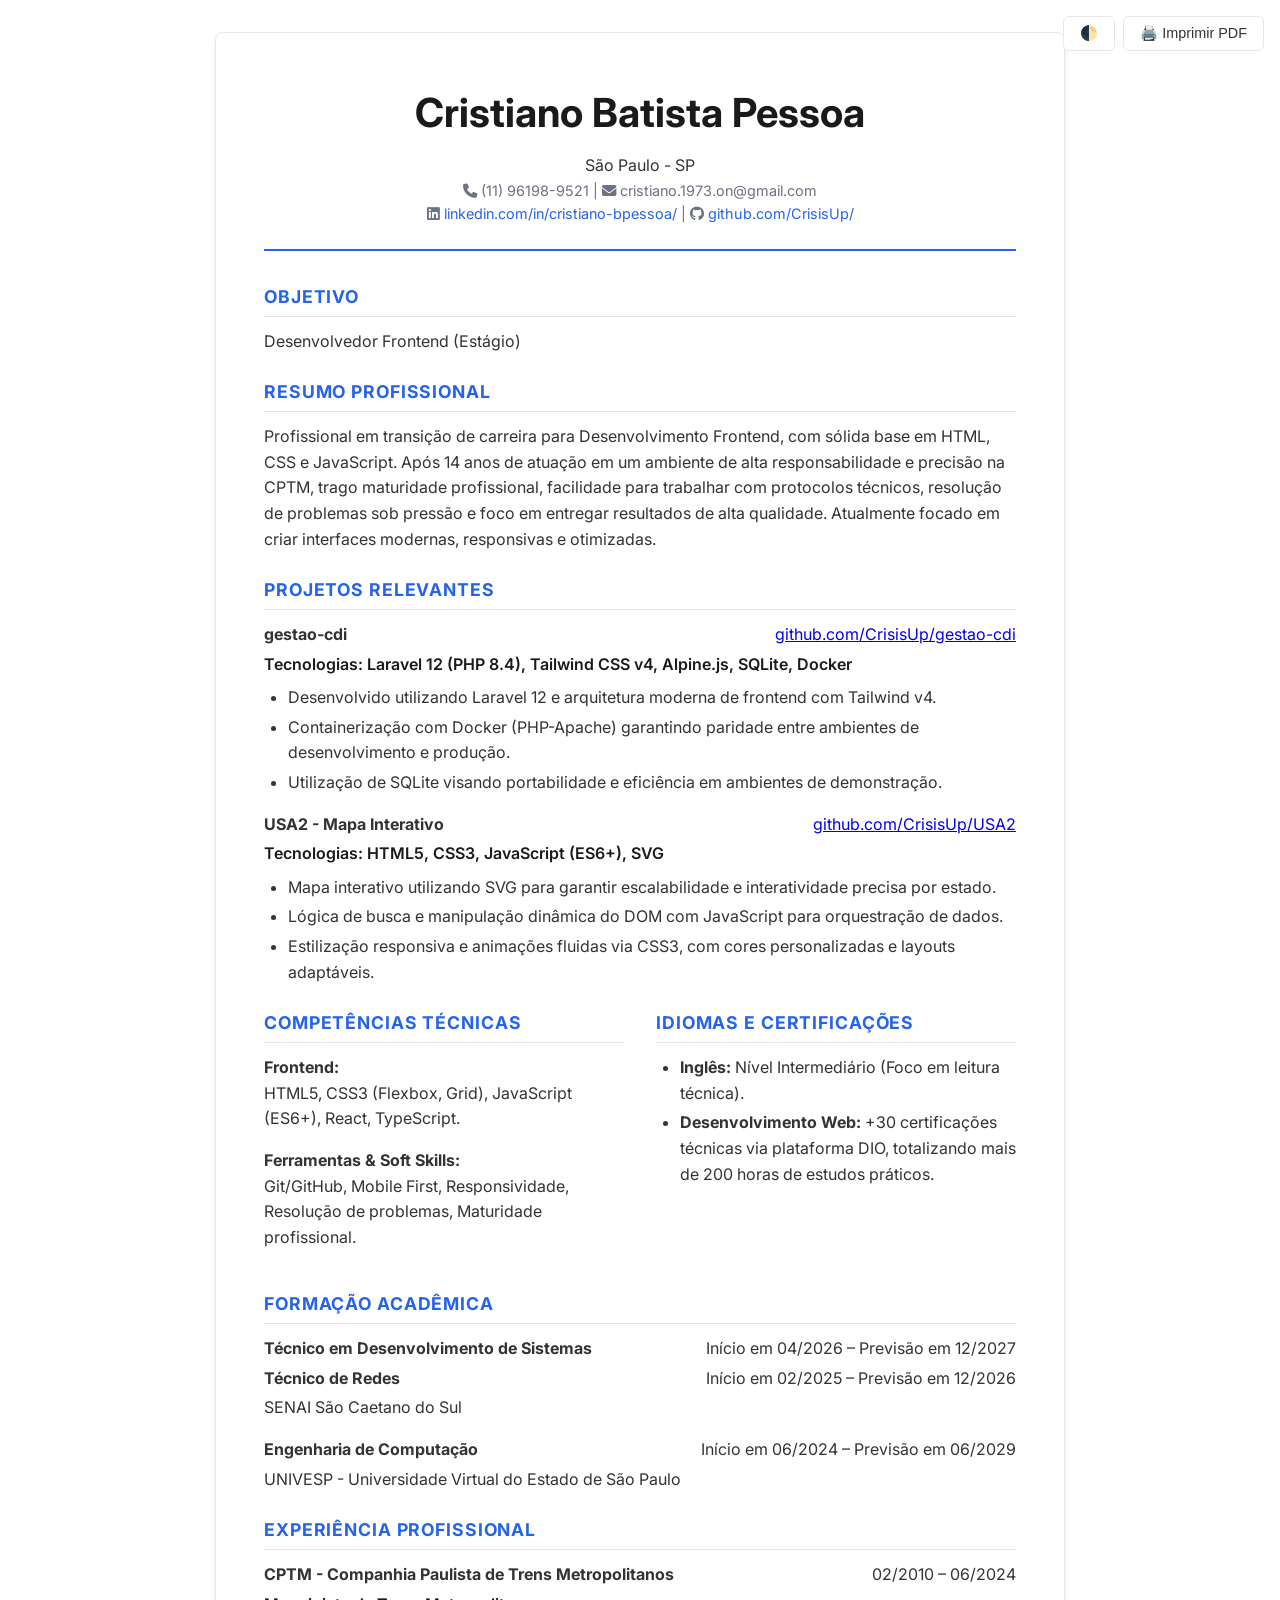
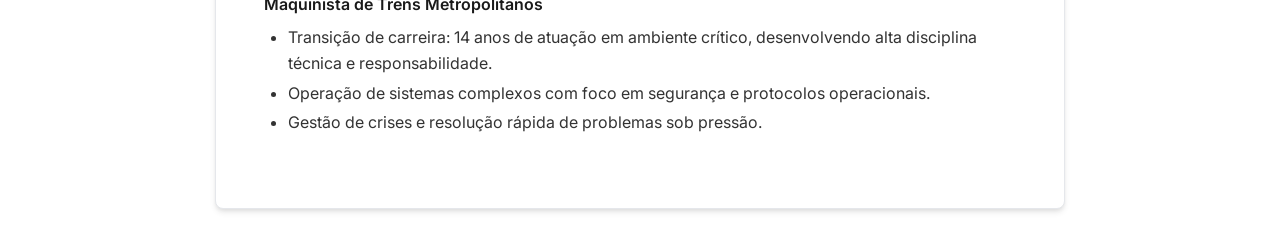
<file: index.html>
<!DOCTYPE html>
<html lang="pt-BR">

<head>
    <meta charset="UTF-8">
    <meta name="viewport" content="width=device-width, initial-scale=1.0">
    <meta name="description"
        content="Currículo Profissional de Cristiano Batista Pessoa - Desenvolvedor Frontend em transição de carreira.">
    <meta name="keywords"
        content="Frontend, Desenvolvedor, HTML, CSS, JavaScript, React, TypeScript, CPTM, Transição de Carreira">
    <meta name="author" content="Cristiano Batista Pessoa">
    <title>Cristiano Pessoa | Desenvolvedor Frontend</title>
    <link rel="stylesheet" href="styles.css">
    <link rel="preconnect" href="https://fonts.googleapis.com">
    <link rel="preconnect" href="https://fonts.gstatic.com" crossorigin>
    <link href="https://fonts.googleapis.com/css2?family=Inter:wght@400;600;700&display=swap" rel="stylesheet">
    <link rel="stylesheet" href="https://cdnjs.cloudflare.com/ajax/libs/font-awesome/6.5.1/css/all.min.css">
</head>

<body>
    <div class="controls no-print">
        <button id="theme-toggle" title="Alternar Tema">🌓</button>
        <button id="print-btn" title="Imprimir PDF">🖨️ Imprimir PDF</button>
    </div>

    <main class="resume-container">
        <header>
            <h1 id="name">Cristiano Batista Pessoa</h1>
            <p id="location">São Paulo - SP</p>
            <div class="contact-info">
                <span><i class="fa-solid fa-phone"></i> (11) 96198-9521</span> |
                <span><i class="fa-solid fa-envelope"></i> cristiano.1973.on@gmail.com</span><br>
                <span><i class="fa-brands fa-linkedin"></i> <a href="https://www.linkedin.com/in/cristiano-bpessoa/"
                        target="_blank">linkedin.com/in/cristiano-bpessoa/</a></span> |
                <span><i class="fa-brands fa-github"></i> <a href="https://github.com/CrisisUp/"
                        target="_blank">github.com/CrisisUp/</a></span>
            </div>
        </header>

        <section id="objective">
            <h2>Objetivo</h2>
            <p>Desenvolvedor Frontend (Estágio)</p>
        </section>

        <section id="summary">
            <h2>Resumo Profissional</h2>
            <p>Profissional em transição de carreira para Desenvolvimento Frontend, com sólida base em HTML, CSS e
                JavaScript. Após 14 anos de atuação em um ambiente de alta responsabilidade e precisão na CPTM, trago
                maturidade profissional, facilidade para trabalhar com protocolos técnicos, resolução de problemas sob
                pressão e foco em entregar resultados de alta qualidade. Atualmente focado em criar interfaces modernas,
                responsivas e otimizadas.</p>
        </section>

        <section id="projects">
            <h2>Projetos Relevantes</h2>
            <div class="experience-item">
                <div class="exp-header">
                    <strong>gestao-cdi</strong>
                    <span><a href="https://github.com/CrisisUp/gestao-cdi"
                            target="_blank">github.com/CrisisUp/gestao-cdi</a></span>
                </div>
                <p class="role">Tecnologias: Laravel 12 (PHP 8.4), Tailwind CSS v4, Alpine.js, SQLite, Docker</p>
                <ul>
                    <li>Desenvolvido utilizando Laravel 12 e arquitetura moderna de frontend com Tailwind v4.</li>
                    <li>Containerização com Docker (PHP-Apache) garantindo paridade entre ambientes de
                        desenvolvimento e produção.</li>
                    <li>Utilização de SQLite visando portabilidade e eficiência em ambientes de demonstração.</li>
                </ul>
            </div>

            <div class="experience-item">
                <div class="exp-header">
                    <strong>USA2 - Mapa Interativo</strong>
                    <span><a href="https://github.com/CrisisUp/USA2" target="_blank">github.com/CrisisUp/USA2</a></span>
                </div>
                <p class="role">Tecnologias: HTML5, CSS3, JavaScript (ES6+), SVG</p>
                <ul>
                    <li>Mapa interativo utilizando SVG para garantir escalabilidade e interatividade
                        precisa por estado.</li>
                    <li>Lógica de busca e manipulação dinâmica do DOM com JavaScript para orquestração
                        de dados.</li>
                    <li>Estilização responsiva e animações fluidas via CSS3, com cores personalizadas e layouts
                        adaptáveis.</li>
                </ul>
            </div>
        </section>

        <div class="grid-columns">
            <section id="skills">
                <h2>Competências Técnicas</h2>
                <div class="skills-grid">
                    <div>
                        <strong>Frontend:</strong>
                        <p>HTML5, CSS3 (Flexbox, Grid), JavaScript (ES6+), React, TypeScript.</p>
                    </div>
                    <div>
                        <strong>Ferramentas & Soft Skills:</strong>
                        <p>Git/GitHub, Mobile First, Responsividade, Resolução de problemas, Maturidade profissional.
                        </p>
                    </div>
                </div>
            </section>

            <section id="certifications">
                <h2>Idiomas e Certificações</h2>
                <ul>
                    <li><strong>Inglês:</strong> Nível Intermediário (Foco em leitura técnica).</li>
                    <li><strong>Desenvolvimento Web:</strong> +30 certificações técnicas via plataforma DIO, totalizando
                        mais de 200 horas de estudos práticos.</li>
                </ul>
            </section>
        </div>

        <section id="education">
            <h2>Formação Acadêmica</h2>
            <div class="education-item">
                <div class="edu-header">
                    <strong>Técnico em Desenvolvimento de Sistemas</strong>
                    <span>Início em 04/2026 – Previsão em 12/2027</span>
                </div>
                <div class="edu-header">
                    <strong>Técnico de Redes</strong>
                    <span>Início em 02/2025 – Previsão em 12/2026</span>
                </div>
                <p>SENAI São Caetano do Sul</p>
            </div>

            <div class="education-item">
                <div class="edu-header">
                    <strong>Engenharia de Computação</strong>
                    <span>Início em 06/2024 – Previsão em 06/2029</span>
                </div>
                <p>UNIVESP - Universidade Virtual do Estado de São Paulo</p>
            </div>
        </section>

        <section id="experience">
            <h2>Experiência Profissional</h2>
            <div class="experience-item">
                <div class="exp-header">
                    <strong>CPTM - Companhia Paulista de Trens Metropolitanos</strong>
                    <span>02/2010 – 06/2024</span>
                </div>
                <p class="role">Maquinista de Trens Metropolitanos</p>
                <ul>
                    <li>Transição de carreira: 14 anos de atuação em ambiente crítico, desenvolvendo alta disciplina
                        técnica e responsabilidade.</li>
                    <li>Operação de sistemas complexos com foco em segurança e protocolos operacionais.</li>
                    <li>Gestão de crises e resolução rápida de problemas sob pressão.</li>
                </ul>
            </div>
        </section>
    </main>

    <script src="script.js"></script>
</body>

</html>
</file>
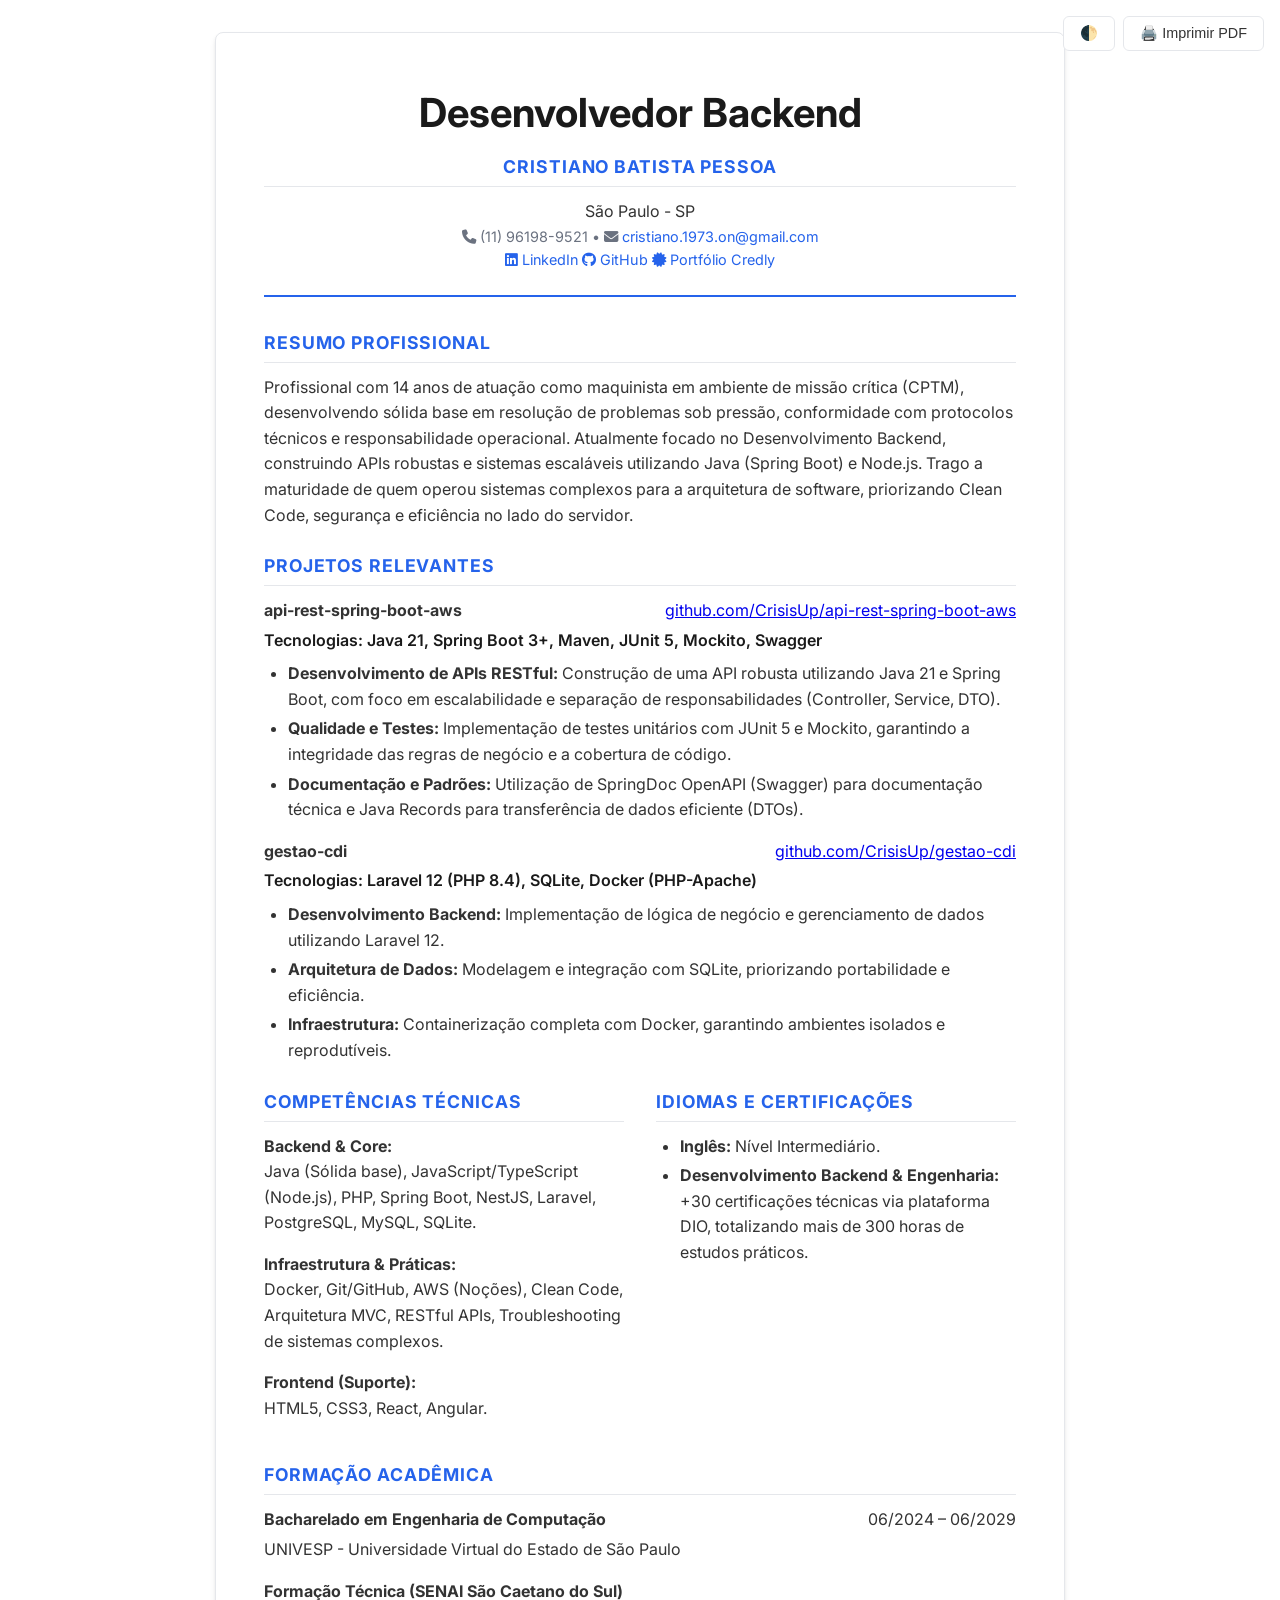
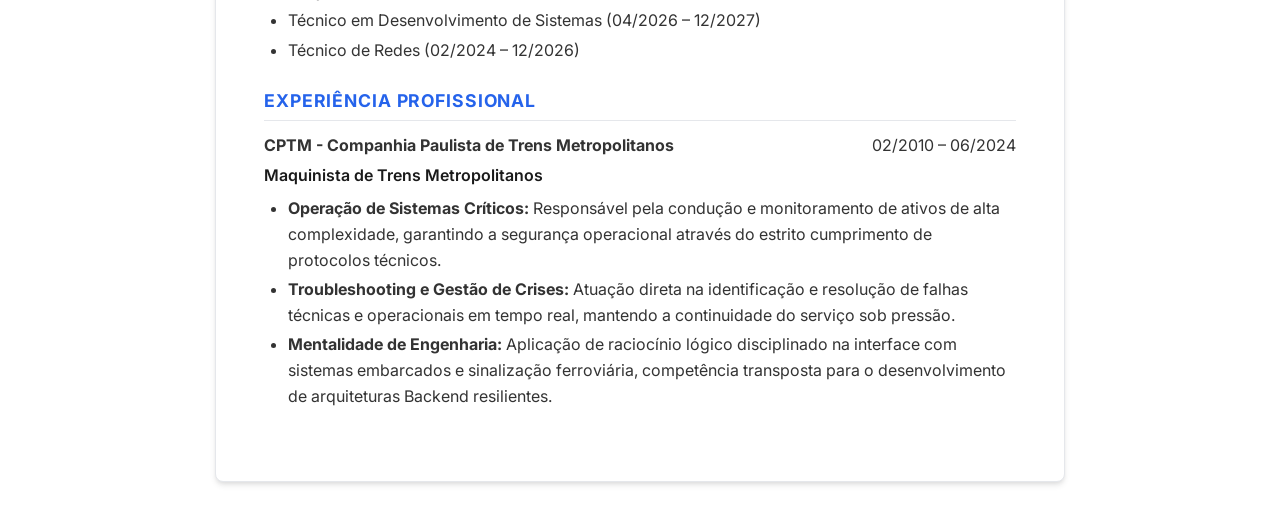
<file: backend.html>
<!DOCTYPE html>
<html lang="pt-BR">

<head>
    <meta charset="UTF-8">
    <meta name="viewport" content="width=device-width, initial-scale=1.0">
    <meta name="description"
        content="Currículo Profissional de Cristiano Batista Pessoa - Desenvolvedor Backend focado em sistemas críticos.">
    <meta name="keywords"
        content="Backend, Desenvolvedor, Java, Node, Spring Boot, PostgreSQL, Docker, CPTM, Transição de Carreira">
    <meta name="author" content="Cristiano Batista Pessoa">
    <title>Cristiano Pessoa | Desenvolvedor Backend</title>
    <link rel="stylesheet" href="styles.css">
    <link rel="preconnect" href="https://fonts.googleapis.com">
    <link rel="preconnect" href="https://fonts.gstatic.com" crossorigin>
    <link href="https://fonts.googleapis.com/css2?family=Inter:wght@400;600;700&display=swap" rel="stylesheet">
    <link rel="stylesheet" href="https://cdnjs.cloudflare.com/ajax/libs/font-awesome/6.5.1/css/all.min.css">
</head>

<body>
    <div class="controls no-print">
        <button id="theme-toggle" title="Alternar Tema">🌓</button>
        <button id="print-btn" title="Imprimir PDF">🖨️ Imprimir PDF</button>
    </div>

    <main class="resume-container">
        <header>
            <h1 id="name">Desenvolvedor Backend</h1>
            <h2 class="job-title">Cristiano Batista Pessoa</h2>
            <p id="location">São Paulo - SP</p>

            <div class="contact-info">
                <div class="contact-row">
                    <span><i class="fa-solid fa-phone"></i> (11) 96198-9521</span>
                    <span class="separator">•</span>
                    <span><i class="fa-solid fa-envelope"></i> <a
                            href="mailto:cristiano.1973.on@gmail.com">cristiano.1973.on@gmail.com</a></span>
                </div>

                <div class="social-links">
                    <a href="https://www.linkedin.com/in/cristiano-bpessoa/" target="_blank">
                        <i class="fa-brands fa-linkedin"></i> LinkedIn
                    </a>
                    <a href="https://github.com/CrisisUp/" target="_blank">
                        <i class="fa-brands fa-github"></i> GitHub
                    </a>
                    <a href="https://www.credly.com/users/cristiano-pessoa.5ddb85f3" target="_blank">
                        <i class="fa-solid fa-certificate"></i> Portfólio Credly
                    </a>
                </div>
            </div>
        </header>

        <section id="summary">
            <h2>Resumo Profissional</h2>
            <p>Profissional com 14 anos de atuação como maquinista em ambiente de missão crítica (CPTM), desenvolvendo
                sólida base em resolução de problemas sob pressão, conformidade com protocolos técnicos e
                responsabilidade operacional. Atualmente focado no Desenvolvimento Backend, construindo APIs robustas e
                sistemas escaláveis utilizando Java (Spring Boot) e Node.js. Trago a maturidade de quem operou sistemas
                complexos para a arquitetura de software, priorizando Clean Code, segurança e eficiência no lado do
                servidor.</p>
        </section>

        <section id="projects">
            <h2>Projetos Relevantes</h2>
            <div class="experience-item">
                <div class="exp-header">
                    <strong>api-rest-spring-boot-aws</strong>
                    <span><a href="https://github.com/CrisisUp/api-rest-spring-boot-aws"
                            target="_blank">github.com/CrisisUp/api-rest-spring-boot-aws</a></span>
                </div>
                <p class="role">Tecnologias: Java 21, Spring Boot 3+, Maven, JUnit 5, Mockito, Swagger</p>
                <ul>
                    <li><strong>Desenvolvimento de APIs RESTful:</strong> Construção de uma API robusta utilizando Java
                        21 e Spring Boot, com foco em escalabilidade e separação de responsabilidades (Controller,
                        Service, DTO).</li>
                    <li><strong>Qualidade e Testes:</strong> Implementação de testes unitários com JUnit 5 e Mockito,
                        garantindo a integridade das regras de negócio e a cobertura de código.</li>
                    <li><strong>Documentação e Padrões:</strong> Utilização de SpringDoc OpenAPI (Swagger) para
                        documentação técnica e Java Records para transferência de dados eficiente (DTOs).</li>
                </ul>
            </div>

            <div class="experience-item">
                <div class="exp-header">
                    <strong>gestao-cdi</strong>
                    <span><a href="https://github.com/CrisisUp/gestao-cdi"
                            target="_blank">github.com/CrisisUp/gestao-cdi</a></span>
                </div>
                <p class="role">Tecnologias: Laravel 12 (PHP 8.4), SQLite, Docker (PHP-Apache)</p>
                <ul>
                    <li><strong>Desenvolvimento Backend:</strong> Implementação de lógica de negócio e gerenciamento de
                        dados utilizando Laravel 12.</li>
                    <li><strong>Arquitetura de Dados:</strong> Modelagem e integração com SQLite, priorizando
                        portabilidade e eficiência.</li>
                    <li><strong>Infraestrutura:</strong> Containerização completa com Docker, garantindo ambientes
                        isolados e reprodutíveis.</li>
                </ul>
            </div>
        </section>

        <div class="grid-columns">
            <section id="skills">
                <h2>Competências Técnicas</h2>
                <div class="skills-grid">
                    <div>
                        <strong>Backend & Core:</strong>
                        <p>Java (Sólida base), JavaScript/TypeScript (Node.js), PHP, Spring Boot, NestJS, Laravel,
                            PostgreSQL, MySQL, SQLite.</p>
                    </div>
                    <div>
                        <strong>Infraestrutura & Práticas:</strong>
                        <p>Docker, Git/GitHub, AWS (Noções), Clean Code, Arquitetura MVC, RESTful APIs, Troubleshooting
                            de sistemas complexos.</p>
                    </div>
                    <div>
                        <strong>Frontend (Suporte):</strong>
                        <p>HTML5, CSS3, React, Angular.</p>
                    </div>
                </div>
            </section>

            <section id="certifications">
                <h2>Idiomas e Certificações</h2>
                <ul>
                    <li><strong>Inglês:</strong> Nível Intermediário.</li>
                    <li><strong>Desenvolvimento Backend & Engenharia:</strong> +30 certificações técnicas via plataforma
                        DIO, totalizando
                        mais de 300 horas de estudos práticos.</li>
                </ul>
            </section>
        </div>

        <section id="education">
            <h2>Formação Acadêmica</h2>
            <div class="education-item">
                <div class="edu-header">
                    <strong>Bacharelado em Engenharia de Computação</strong>
                    <span>06/2024 – 06/2029</span>
                </div>
                <p>UNIVESP - Universidade Virtual do Estado de São Paulo</p>
            </div>

            <div class="education-item">
                <div class="edu-header">
                    <strong>Formação Técnica (SENAI São Caetano do Sul)</strong>
                </div>
                <ul>
                    <li>Técnico em Desenvolvimento de Sistemas <span>(04/2026 – 12/2027)</span></li>
                    <li>Técnico de Redes <span>(02/2024 – 12/2026)</span></li>
                </ul>
            </div>
        </section>

        <section id="experience">
            <h2>Experiência Profissional</h2>
            <div class="experience-item">
                <div class="exp-header">
                    <strong>CPTM - Companhia Paulista de Trens Metropolitanos</strong>
                    <span>02/2010 – 06/2024</span>
                </div>
                <p class="role">Maquinista de Trens Metropolitanos</p>
                <ul>
                    <li><strong>Operação de Sistemas Críticos:</strong> Responsável pela condução e monitoramento de
                        ativos de alta complexidade, garantindo a segurança operacional através do estrito cumprimento
                        de protocolos técnicos.</li>
                    <li><strong>Troubleshooting e Gestão de Crises:</strong> Atuação direta na identificação e resolução
                        de falhas técnicas e operacionais em tempo real, mantendo a continuidade do serviço sob pressão.
                    </li>
                    <li><strong>Mentalidade de Engenharia:</strong> Aplicação de raciocínio lógico disciplinado na
                        interface com sistemas embarcados e sinalização ferroviária, competência transposta para o
                        desenvolvimento de arquiteturas Backend resilientes.</li>
                </ul>
            </div>
        </section>
    </main>

    <script src="script.js"></script>
</body>

</html>
</file>
<file: styles.css>
:root {
    --bg-color: #ffffff;
    --text-color: #333333;
    --heading-color: #1a1a1a;
    --accent-color: #2563eb;
    --border-color: #e5e7eb;
    --secondary-text: #6b7280;
    --container-width: 850px;
}

[data-theme="dark"] {
    --bg-color: #111827;
    --text-color: #e5e7eb;
    --heading-color: #f9fafb;
    --accent-color: #60a5fa;
    --border-color: #374151;
    --secondary-text: #9ca3af;
}

* {
    margin: 0;
    padding: 0;
    box-sizing: border-box;
}

body {
    font-family: 'Inter', -apple-system, BlinkMacSystemFont, "Segoe UI", Roboto, sans-serif;
    background-color: var(--bg-color);
    color: var(--text-color);
    line-height: 1.6;
    transition: background-color 0.3s, color 0.3s;
}

.resume-container {
    max-width: var(--container-width);
    margin: 2rem auto;
    padding: 3rem;
    background: var(--bg-color);
    box-shadow: 0 4px 6px -1px rgba(0, 0, 0, 0.1), 0 2px 4px -1px rgba(0, 0, 0, 0.06);
    border-radius: 8px;
    border: 1px solid var(--border-color);
}

header {
    text-align: center;
    border-bottom: 2px solid var(--accent-color);
    padding-bottom: 1.5rem;
    margin-bottom: 2rem;
}

header h1 {
    font-size: 2.5rem;
    color: var(--heading-color);
    margin-bottom: 0.5rem;
}

.contact-info {
    font-size: 0.9rem;
    color: var(--secondary-text);
}

.contact-info a {
    color: var(--accent-color);
    text-decoration: none;
}

.contact-info a:hover {
    text-decoration: underline;
}

section {
    margin-bottom: 1.5rem;
}

h2 {
    font-size: 1.1rem;
    color: var(--accent-color);
    text-transform: uppercase;
    letter-spacing: 0.05em;
    border-bottom: 1px solid var(--border-color);
    padding-bottom: 0.3rem;
    margin-bottom: 0.75rem;
}

.experience-item, .education-item {
    margin-bottom: 1rem;
}

.exp-header, .edu-header {
    display: flex;
    justify-content: space-between;
    align-items: baseline;
    margin-bottom: 0.25rem;
}

.role {
    font-weight: 600;
    color: var(--heading-color);
    margin-bottom: 0.5rem;
}

ul {
    list-style-type: disc;
    margin-left: 1.5rem;
}

li {
    margin-bottom: 0.25rem;
}

.grid-columns {
    display: grid;
    grid-template-columns: 1fr 1fr;
    gap: 2rem;
}

.skills-grid div {
    margin-bottom: 1rem;
}

/* Controls */
.controls {
    position: fixed;
    top: 1rem;
    right: 1rem;
    display: flex;
    gap: 0.5rem;
    z-index: 100;
}

button {
    padding: 0.5rem 1rem;
    border: 1px solid var(--border-color);
    background: var(--bg-color);
    color: var(--text-color);
    border-radius: 6px;
    cursor: pointer;
    font-size: 0.9rem;
    display: flex;
    align-items: center;
    gap: 0.5rem;
    transition: all 0.2s;
}

button:hover {
    background: var(--border-color);
}

/* Print Optimization */
@media print {
    @page {
        margin: 0.5cm 0.5cm;
    }

    .no-print {
        display: none !important;
    }

    body {
        background: white !important;
        color: black !important;
        font-size: 9pt;
        line-height: 1.2;
    }

    .resume-container {
        margin: 0;
        padding: 0;
        box-shadow: none;
        border: none;
        max-width: 100%;
        width: 100%;
    }

    header {
        padding-bottom: 0.3rem;
        margin-bottom: 0.5rem;
        border-bottom-width: 1pt;
    }

    header h1 {
        font-size: 14pt;
        margin-bottom: 0.1rem;
    }

    .contact-info {
        font-size: 8pt;
    }

    section {
        margin-bottom: 0.5rem;
    }

    h2 {
        font-size: 9.5pt;
        padding-bottom: 0.1rem;
        margin-bottom: 0.25rem;
        border-bottom-width: 0.8pt;
        color: #1a1a1a;
    }

    .experience-item, .education-item {
        margin-bottom: 0.3rem;
    }

    .role {
        margin-bottom: 0.05rem;
        font-size: 9pt;
    }

    ul {
        margin-left: 0.8rem;
    }

    li {
        margin-bottom: 0.01rem;
    }

    .grid-columns {
        gap: 0.5rem;
    }

    .skills-grid div {
        margin-bottom: 0.2rem;
    }

    .contact-info a {
        color: black;
        text-decoration: none;
    }
}

/* Responsive */
@media (max-width: 768px) {
    .resume-container {
        margin: 1rem;
        padding: 1.5rem;
    }

    .exp-header, .edu-header {
        flex-direction: column;
    }

    .grid-columns {
        grid-template-columns: 1fr;
    }

    header h1 {
        font-size: 1.8rem;
    }
}
</file>
